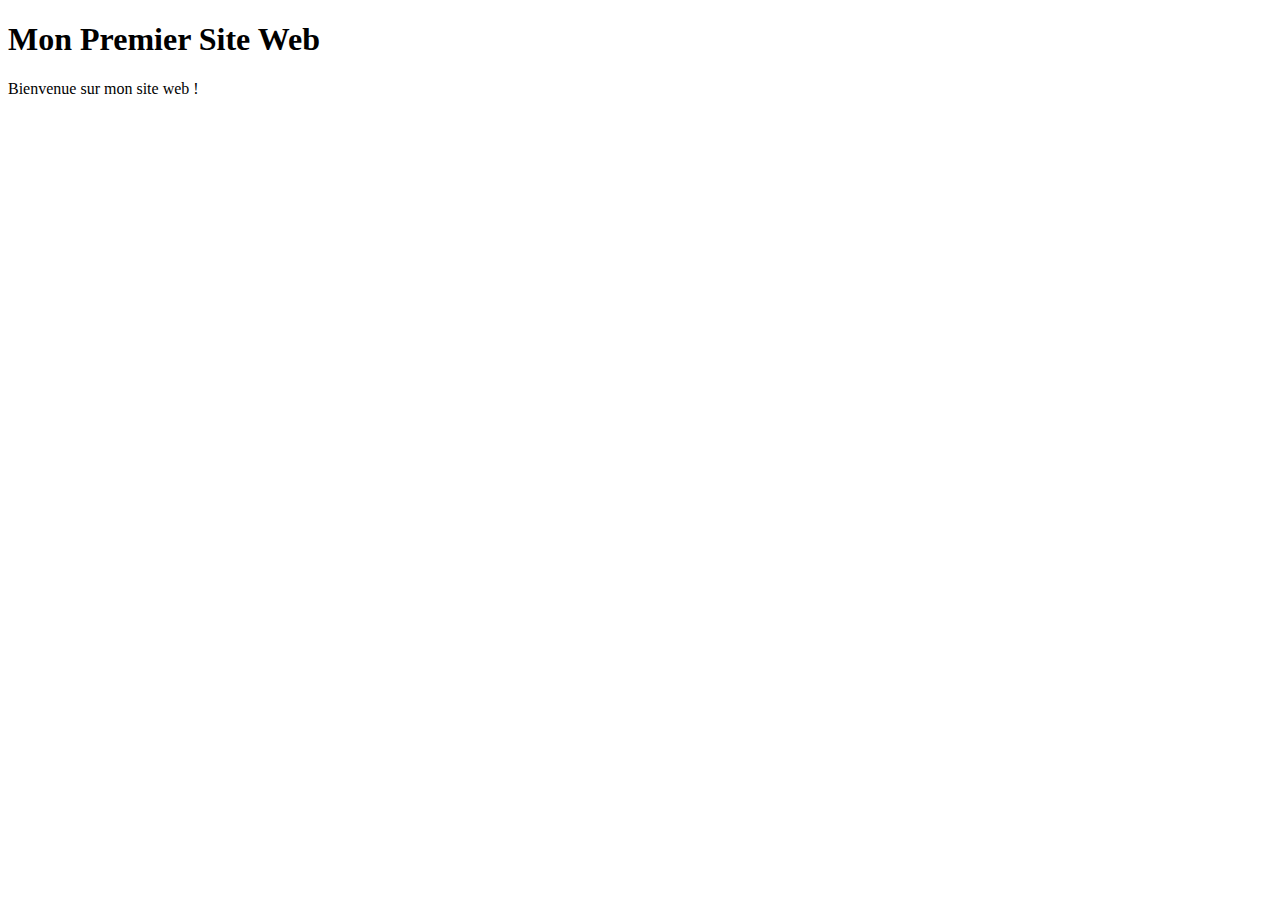
<file: Exercice1/index.html>
<!DOCTYPE html>
<html lang="fr">
<head>
    <meta charset="UTF-8">
    <meta name="viewport" content="width=device-width, initial-scale=1.0">
    <title>Mon Premier Site Web</title>
</head>
<body>
    <h1>Mon Premier Site Web</h1>
    <p>Bienvenue sur mon site web !</p>
</body>
</html>
</file>
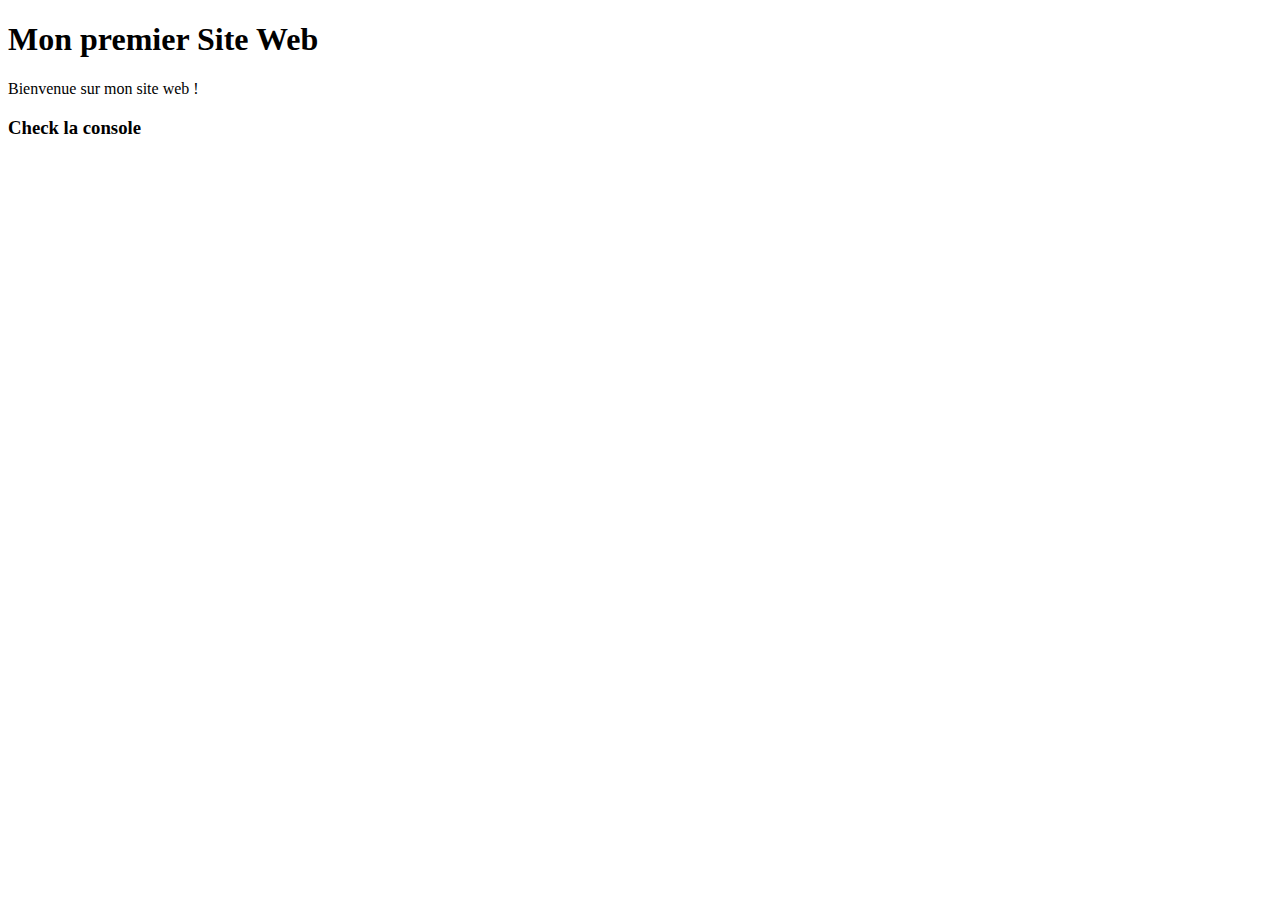
<file: Exercice10/index.html>
<!DOCTYPE html>
<html lang="en">
<head>
    <meta charset="UTF-8">
    <title>Exercice 10</title>
</head>
<body>
    <h1>Mon premier Site Web</h1>
    <p>Bienvenue sur mon site web !</p>
    <h3>Check la console</h3>

    <script type="module">
        import printNumbers from './index.js';
        console.log('printNumbers(5) :  ' + printNumbers(5));
    </script>
</body>
</html>
</file>
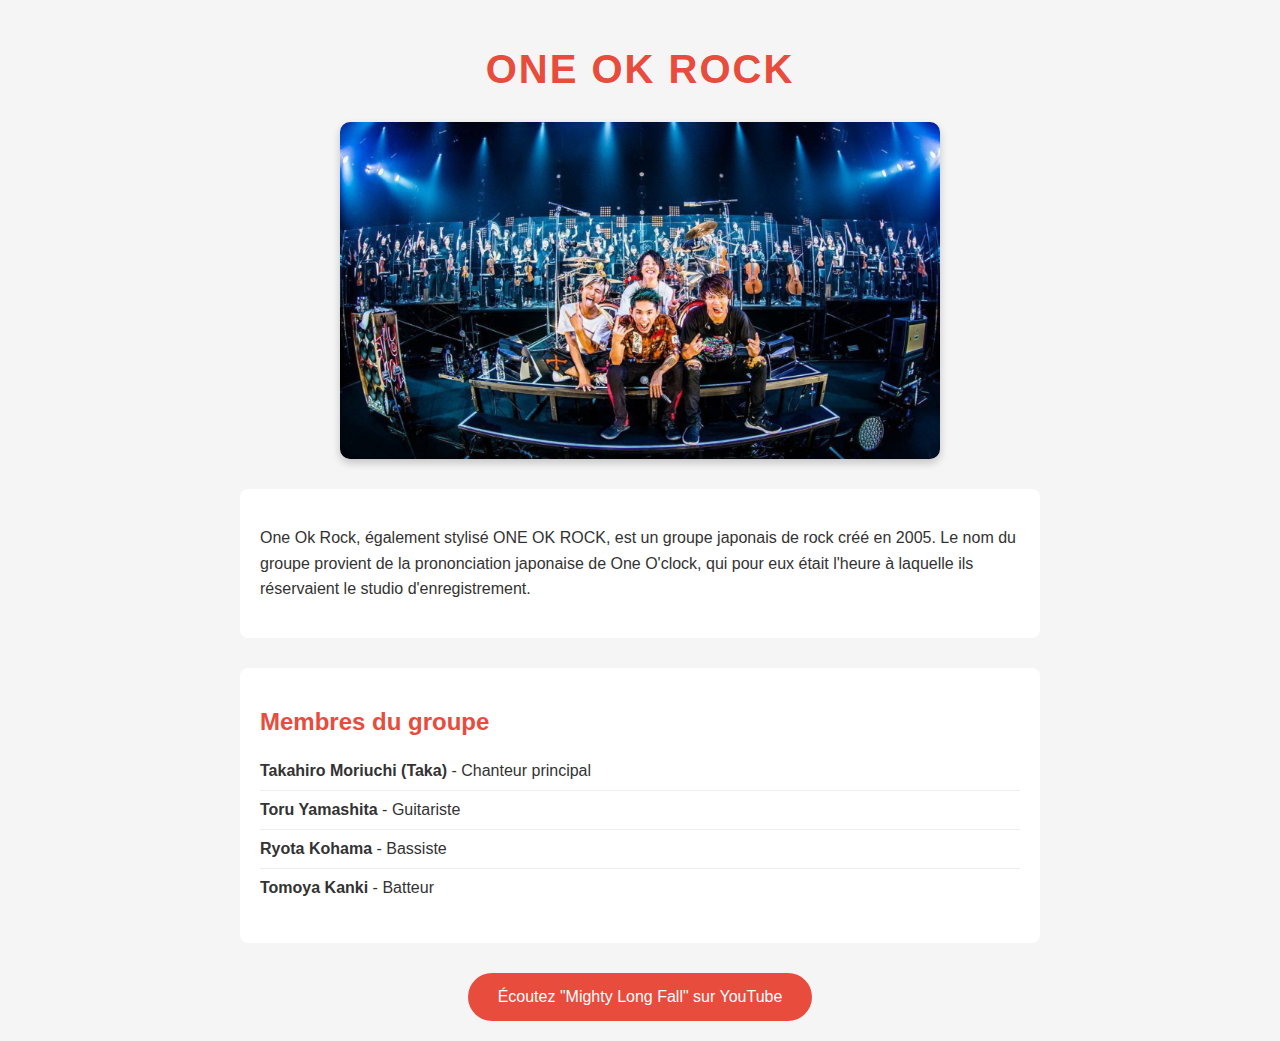
<file: Exercice2/index.html>
<!DOCTYPE html>
<html lang="fr">
<head>
    <meta charset="UTF-8">
    <meta name="viewport" content="width=device-width, initial-scale=1.0">
    <title>ONE OK ROCK - Mon Groupe Préféré</title>
    <link rel="stylesheet" href="style.css">
</head>
<body>
    <h1>ONE OK ROCK</h1>
    
    <img src="DqxSuWaVsAIfitj.jpeg" alt="ONE OK ROCK groupe" class="group-image">
    
    <div class="description">
        <p>One Ok Rock, également stylisé ONE OK ROCK, est un groupe japonais de rock créé en 2005. Le nom du groupe provient de la prononciation japonaise de One O'clock, qui pour eux était l'heure à laquelle ils réservaient le studio d'enregistrement.</p>
    </div>

    <div class="members">
        <h2>Membres du groupe</h2>
        <ul>
            <li><strong>Takahiro Moriuchi (Taka)</strong> - Chanteur principal</li>
            <li><strong>Toru Yamashita</strong> - Guitariste</li>
            <li><strong>Ryota Kohama</strong> - Bassiste</li>
            <li><strong>Tomoya Kanki</strong> - Batteur</li>
        </ul>
    </div>

    <div class="music-link">
        <a href="https://youtu.be/L02WaARe9UQ?si=i-iw9l3u4NTQavuc"_blank">Écoutez "Mighty Long Fall" sur YouTube</a>
    </div>
</body>
</html>
</file>
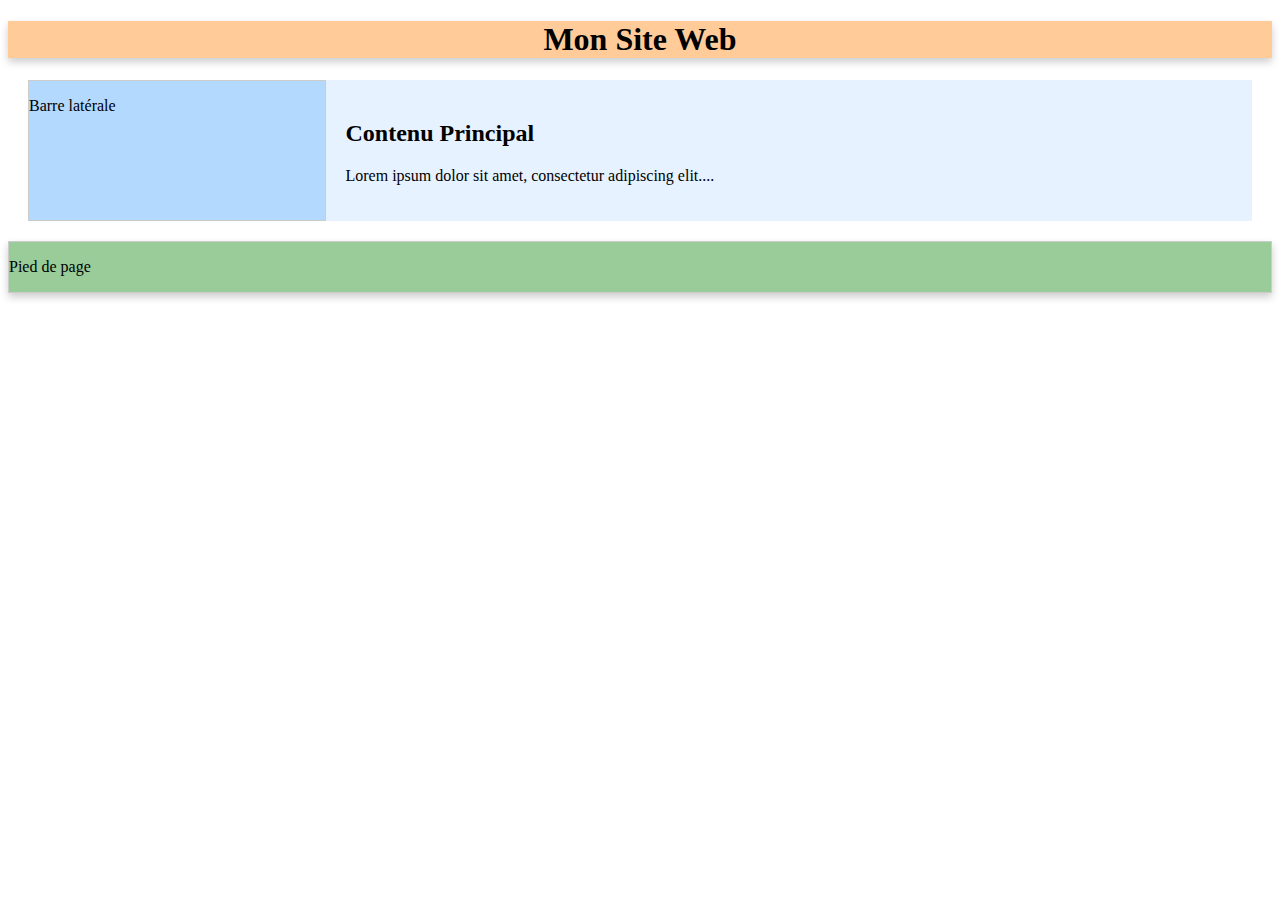
<file: Exercice4/index.html>
<!DOCTYPE html>
<html>

<head>
    <title>Exercice CSS Complexe</title>
    <link href="./style.css" rel="stylesheet" type="text/css" />
</head>

<body>
    <header>
    <h1>Mon Site Web</h1>
    </header>
    <main>
        <aside>
        <p>Barre latérale</p>
        </aside>
        <section>
            <h2>Contenu Principal</h2>
            <p>Lorem ipsum dolor sit amet, consectetur adipiscing elit....</p>
        </section>
    </main>
    <footer>
        <p>Pied de page</p>
    </footer>
</body>

</html>
</file>
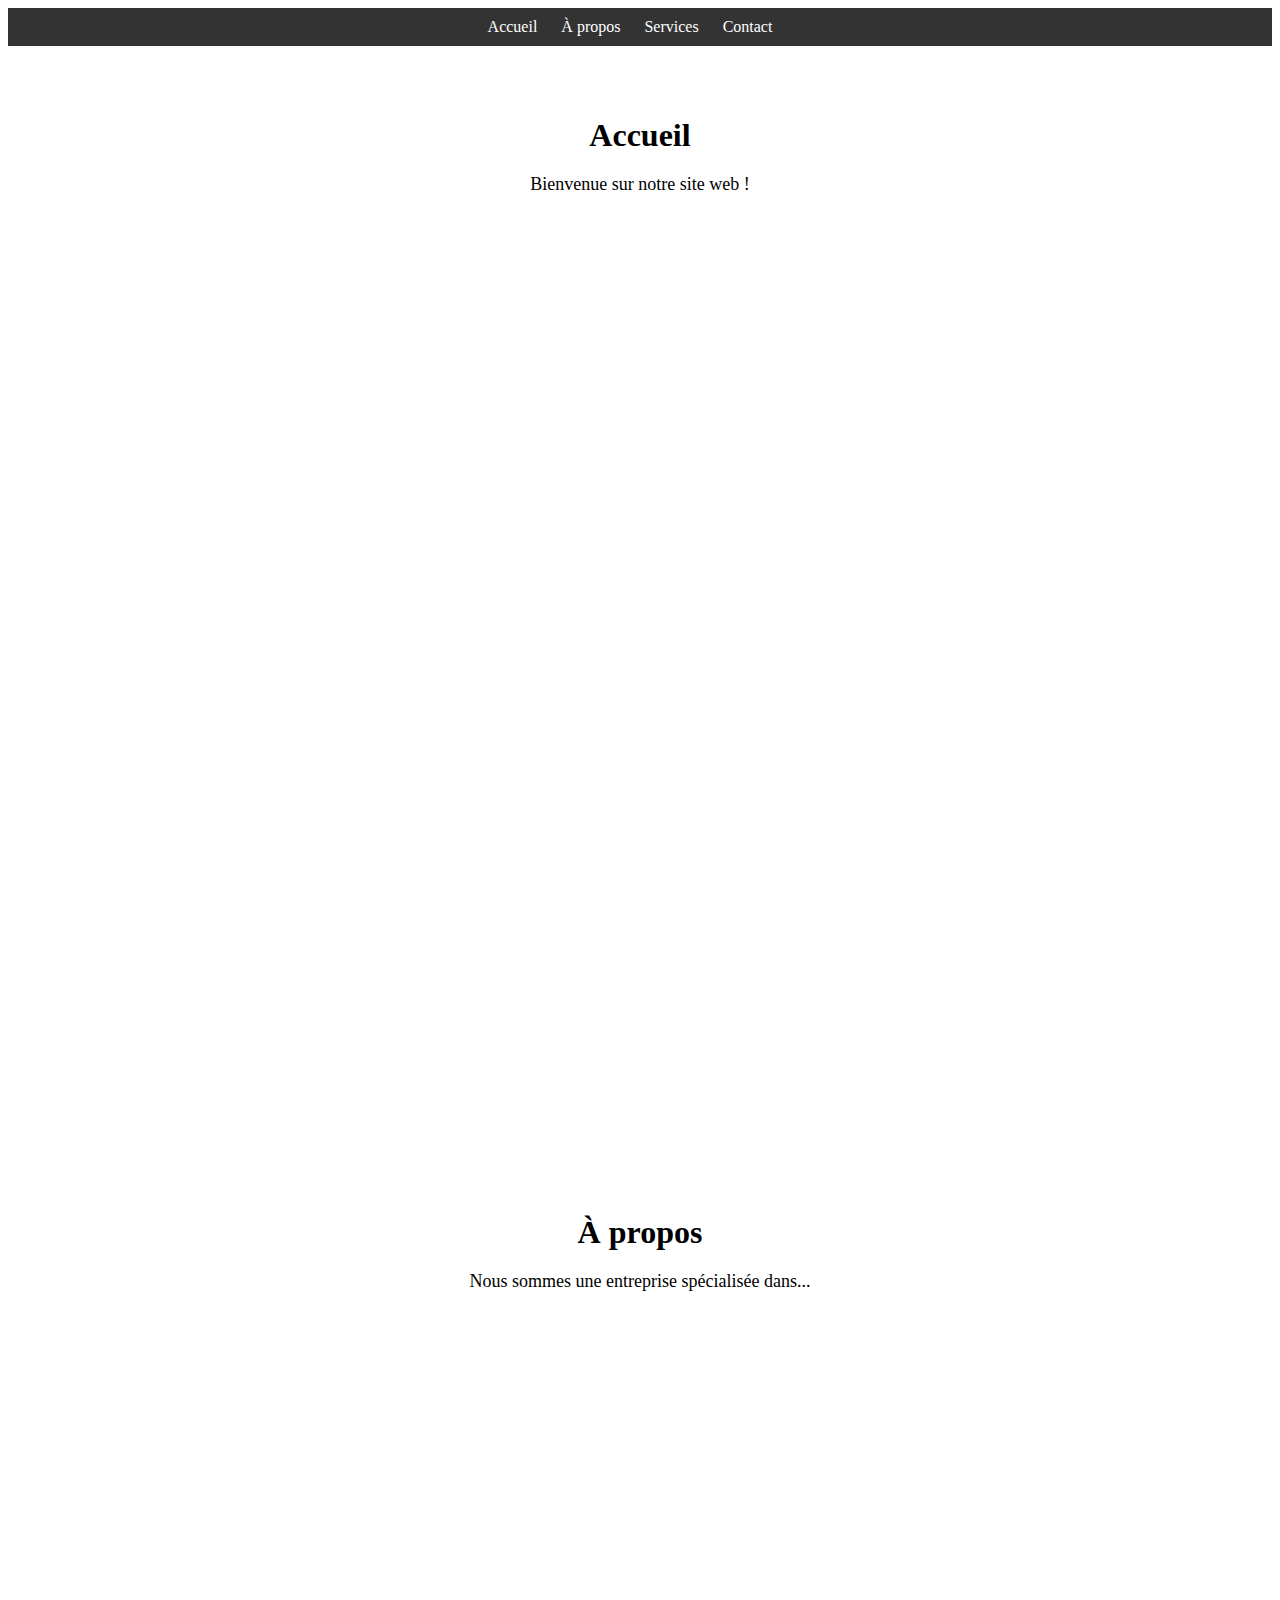
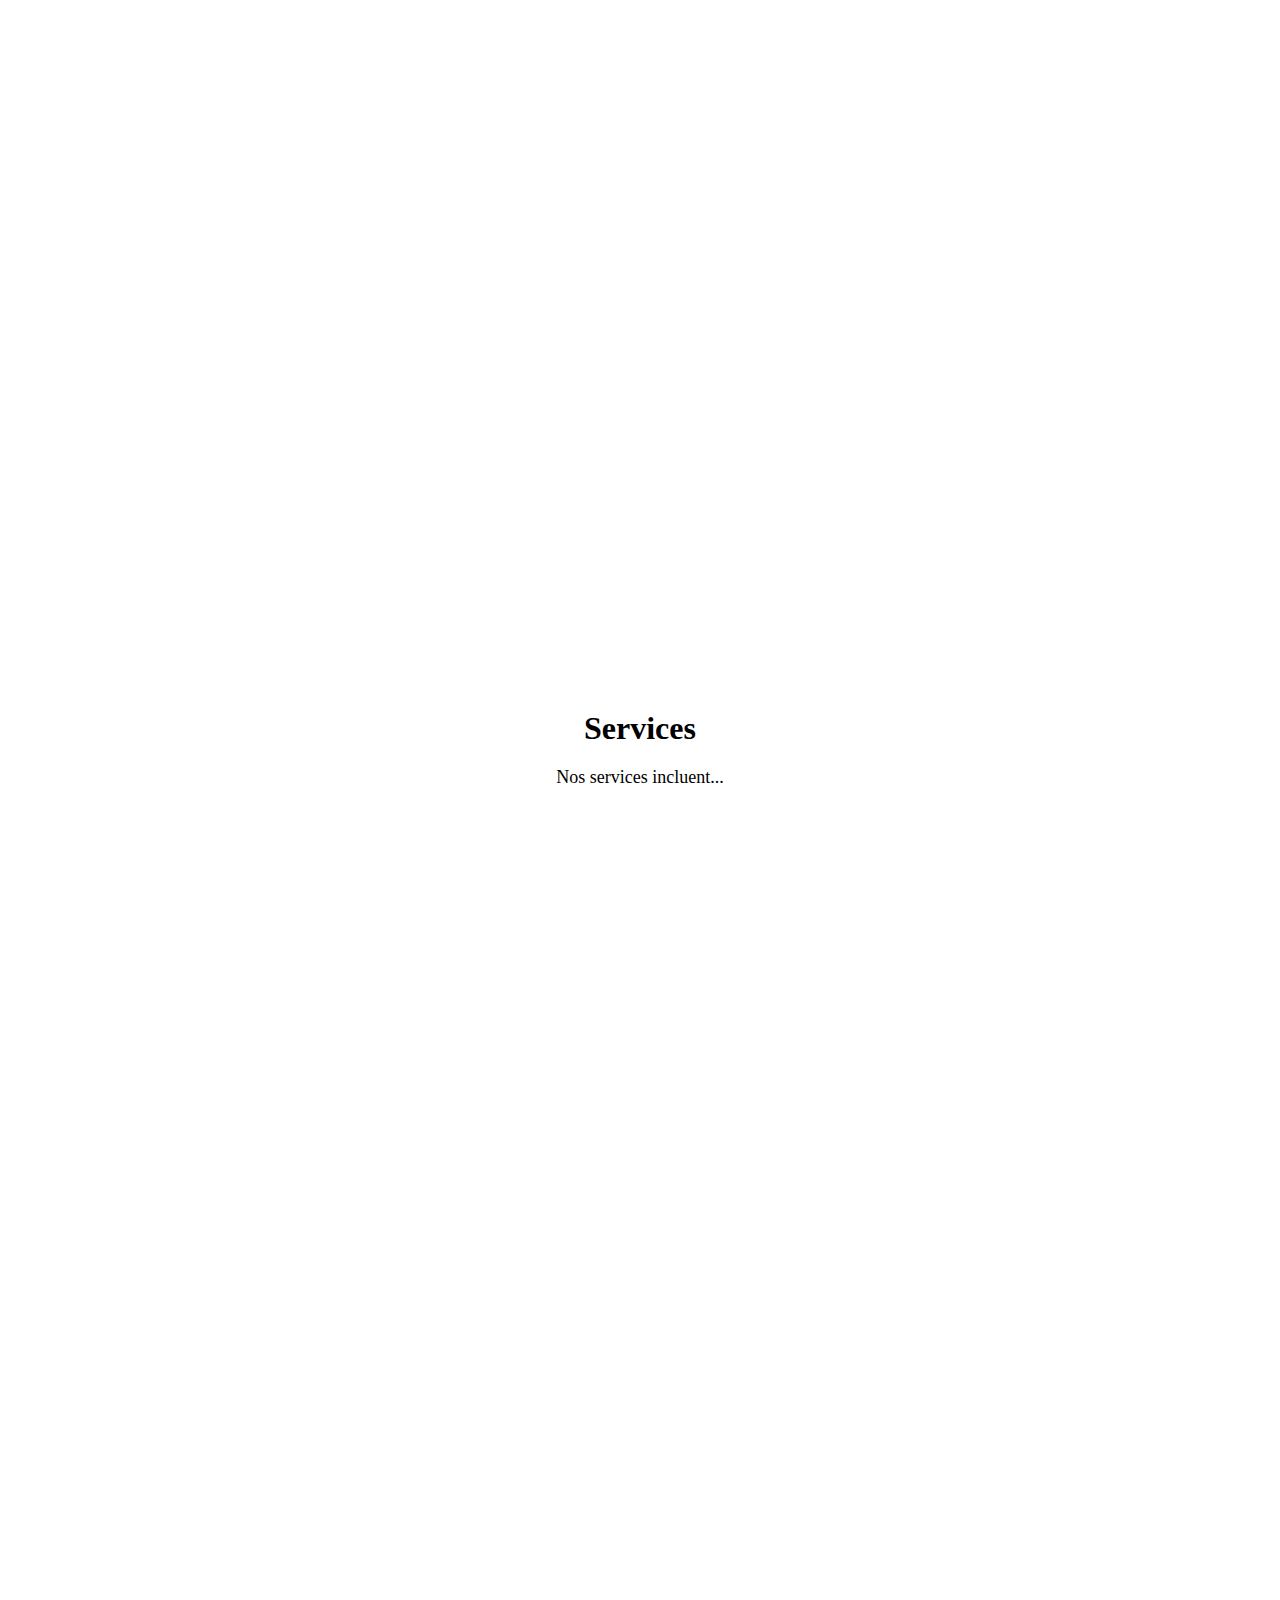
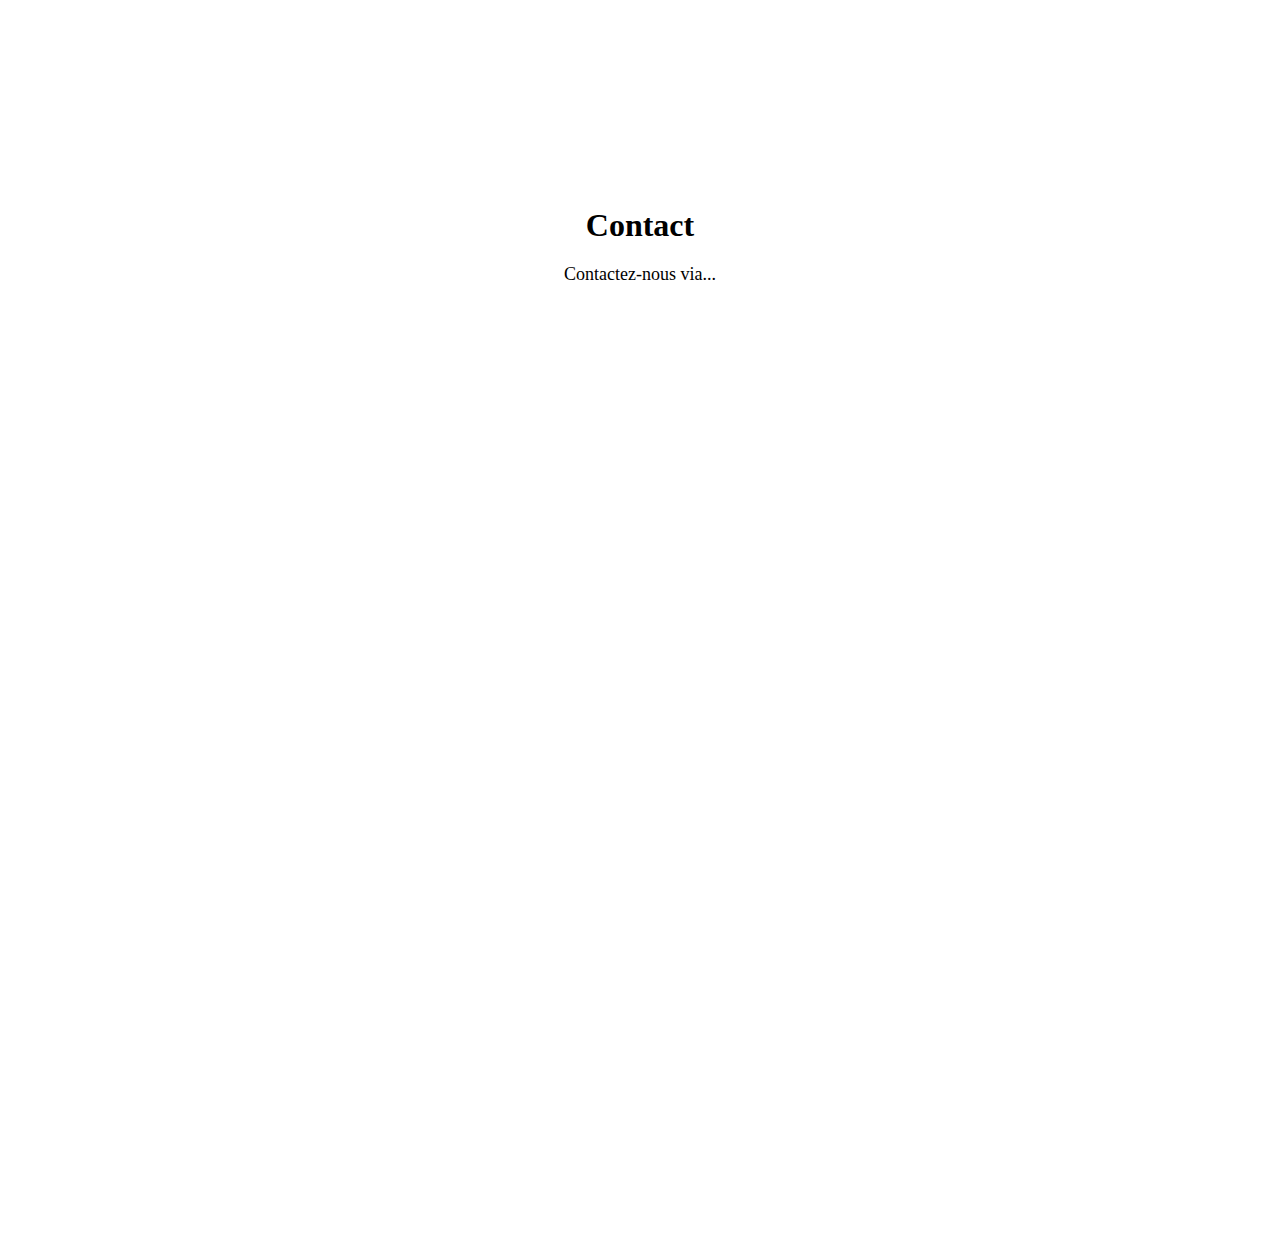
<file: Exercice5/index.html>
<!DOCTYPE html>
<html>
<head>
    <title>Exercice HTML - Navigation</title>
    <link rel="stylesheet" type="text/css" href="style.css">
</head>
<body>
    <nav>
        <ul>
            <li><a href="#accueil">Accueil</a></li>
            <li><a href="#a-propos">À propos</a></li>
            <li><a href="#services">Services</a></li>
            <li><a href="#contact">Contact</a></li>
        </ul>
    </nav>

    <section id="accueil">
        <h1>Accueil</h1>
        <p>Bienvenue sur notre site web !</p>
    </section>

    <section id="a-propos">
    <h1>À propos</h1>
        <p>Nous sommes une entreprise spécialisée dans...</p>
    </section>

    <section id="services">
        <h1>Services</h1>
        <p>Nos services incluent...</p>
    </section>

    <section id="contact">
        <h1>Contact</h1>
        <p>Contactez-nous via...</p>
    </section>
</body>
</html>
</file>
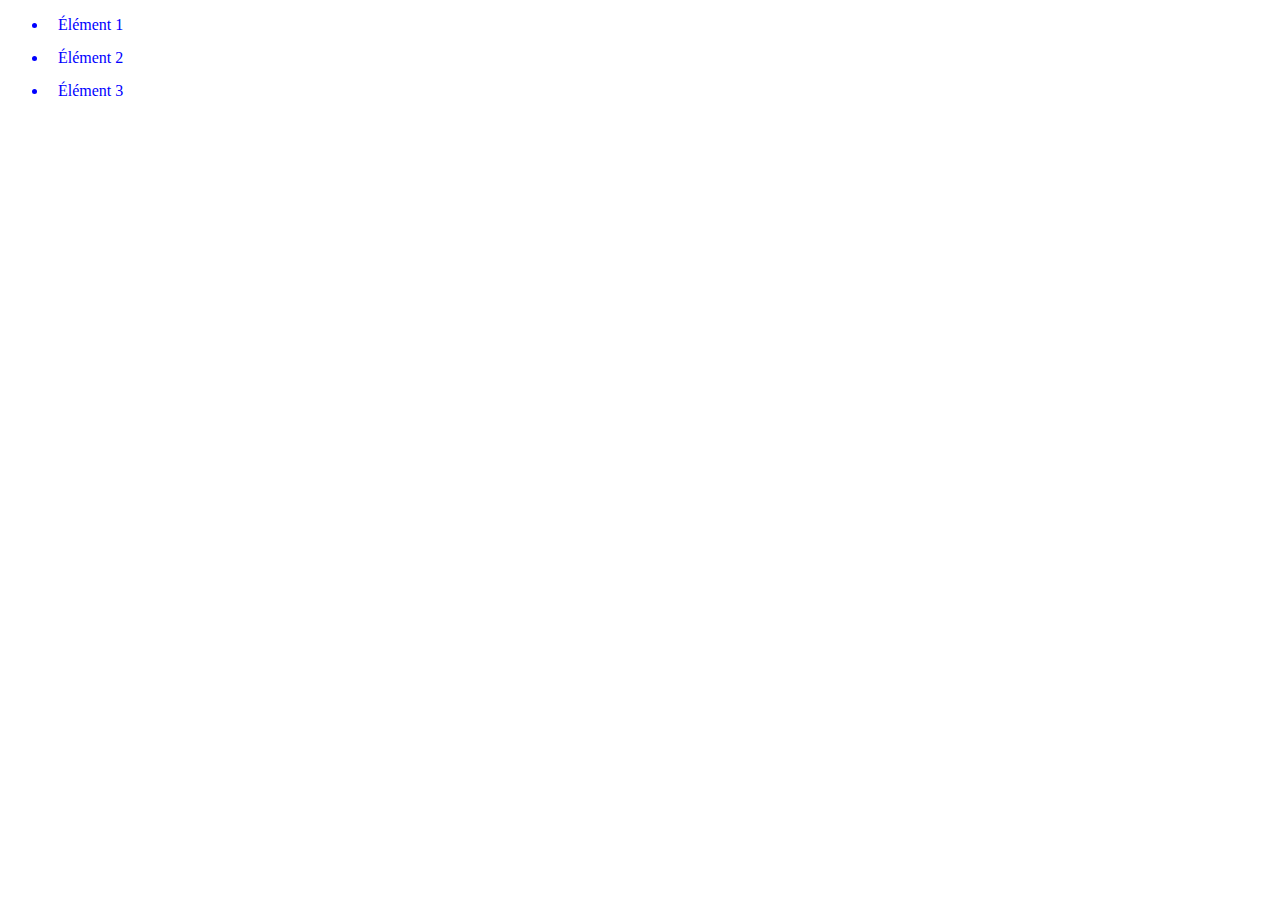
<file: Exercice6/index.html>
<!DOCTYPE html>
<html>

<head>
    <title>Exercice CSS / SASS</title>
    <link rel="stylesheet" type="text/css" href="style.css">
</head>

<body>
<ul>
    <li>Élément 1</li>
    <li>Élément 2</li>
    <li>Élément 3</li>
</ul>
</body>

</html>
</file>
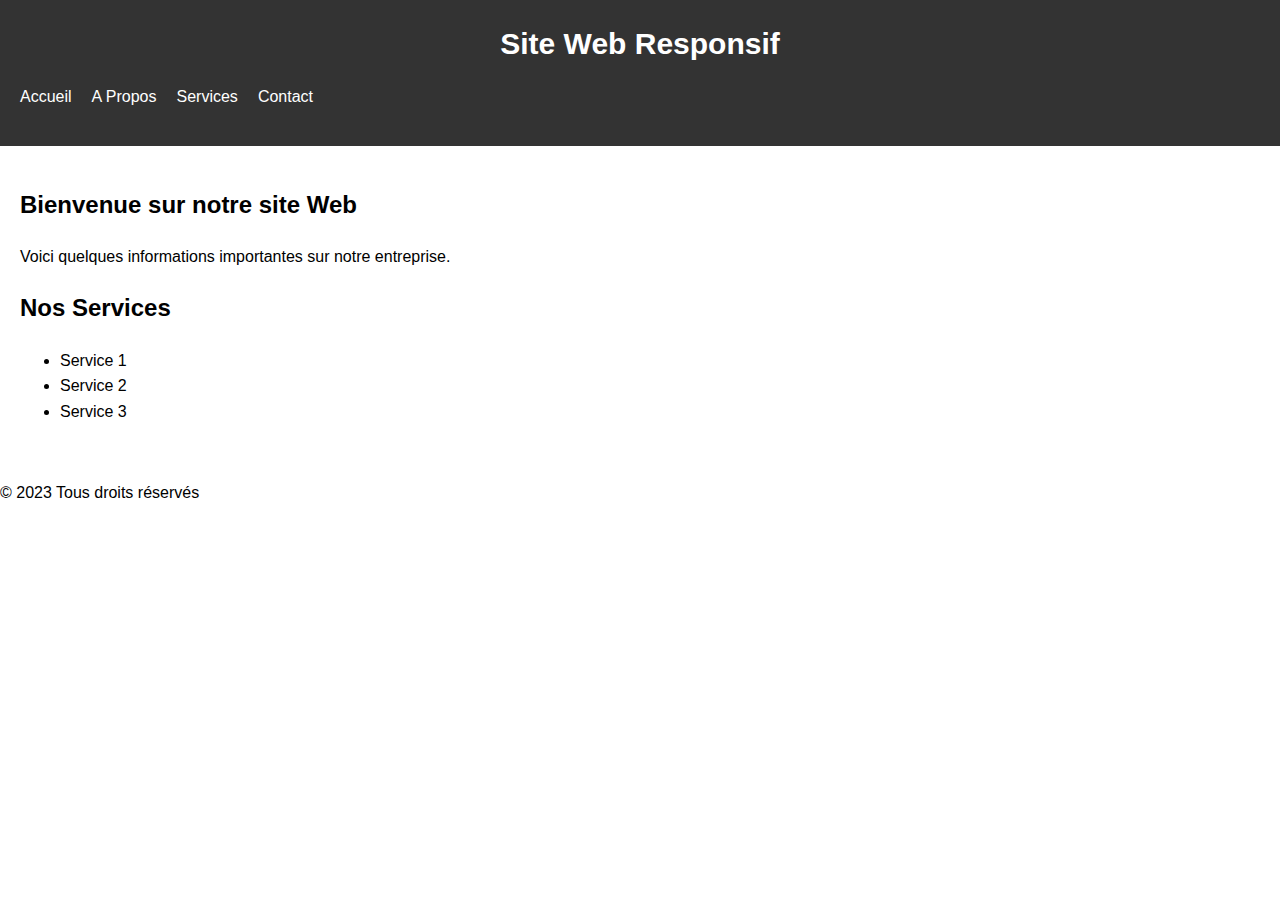
<file: Exercice7/index.html>
<!DOCTYPE html>
<html>

<head>
    <meta charset="UTF-8">
    <meta name="viewport" content="width=device-width, initial-scale=1.0">
    <title>Site Web Responsif</title>
    <link rel="stylesheet" href="style.css">
</head>

<body>
<header>
    <h1>Site Web Responsif</h1>
    <nav>
        <ul>
            <li><a href="#">Accueil</a></li>
            <li><a href="#">A Propos</a></li>
            <li><a href="#">Services</a></li>
            <li><a href="#">Contact</a></li>
        </ul>
    </nav>
</header>
<main>
    <section>
        <h2>Bienvenue sur notre site Web</h2>
        <p>Voici quelques informations importantes sur notre entreprise.</p>
    </section>
    <section>
        <h2>Nos Services</h2>
        <ul>
            <li>Service 1</li>
            <li>Service 2</li>
            <li>Service 3</li>
        </ul>
    </section>
</main>
<footer>
    <p>&copy; 2023 Tous droits réservés</p>
</footer>
</body>

</html>
</file>
<file: Exercice2/style.css>
html {
    height: 100%;
    width: 100%;
}

body {
    font-family: 'Arial', sans-serif;
    max-width: 800px;
    margin: 0 auto;
    padding: 20px;
    background-color: #f5f5f5;
    color: #333;
}

h1 {
    text-align: center;
    color: #e74c3c;
    font-size: 2.5em;
    margin-bottom: 30px;
    text-transform: uppercase;
    letter-spacing: 2px;
}

.group-image {
    width: 100%;
    max-width: 600px;
    height: auto;
    display: block;
    margin: 0 auto 30px;
    border-radius: 10px;
    box-shadow: 0 4px 8px rgba(0,0,0,0.2);
}

.description {
    background-color: white;
    padding: 20px;
    border-radius: 8px;
    margin-bottom: 30px;
    line-height: 1.6;
}

.members {
    background-color: white;
    padding: 20px;
    border-radius: 8px;
    margin-bottom: 30px;
}

h2 {
    color: #e74c3c;
    margin-bottom: 15px;
}

ul {
    list-style-type: none;
    padding: 0;
}

li {
    padding: 10px 0;
    border-bottom: 1px solid #eee;
}

li:last-child {
    border-bottom: none;
}

.music-link {
    text-align: center;
    margin-top: 30px;
}

.music-link a {
    display: inline-block;
    background-color: #e74c3c;
    color: white;
    padding: 15px 30px;
    text-decoration: none;
    border-radius: 25px;
    transition: background-color 0.3s ease;
}

.music-link a:hover {
    background-color: #c0392b;
}

@media (max-width: 600px) {
    body {
        padding: 10px;
    }
    
    h1 {
        font-size: 2em;
    }
}
</file>
<file: Exercice4/style.css>
header {
    background-color: #FFCC99;
    text-align: center;
    font-weight: bold;
    box-shadow: 0 4px 8px rgba(0, 0, 0, 0.2);
}

main {
    background-color: #E6F2FF;
    margin: 20px;
    display: flex;
}

aside {
    background-color: #B3D9FF;
    flex: 1;
    border: 1px solid #CCC;
}

section {
    flex: 3;
    margin: 20px;
}

footer {
    background-color: #99CC99;
    border: 1px solid #CCC;
    box-shadow: 0 4px 8px rgba(0, 0, 0, 0.2);
}
</file>
<file: Exercice5/style.css>
nav {
    background-color: #333;
    padding: 10px 0;
    text-align: center;
    position: sticky;
    top: 0;
}
nav ul {
    list-style: none;
    margin: 0;
    padding: 0;
}
nav li {
    display: inline;
    margin-right: 20px;
}
nav a {
    color: #fff;
    text-decoration: none;
    font-size: 16px;
}

/* Appliquer le style aux sections */
section {
    padding: 50px 0;
    text-align: center;
    min-height: 100vh;
}
section h1 {
    font-size: 32px;
    margin-bottom: 20px;
}
section p {
    font-size: 18px;
    min-height: 100vh;
}
</file>
<file: Exercice6/style.css>
li {
  color: #0000ff;
  padding-left: 10px;
  margin-bottom: 15px;
}
/*# sourceMappingURL=style.css.map */
</file>
<file: Exercice7/style.css>
/* Styles généraux */
body {
    font-family: Arial, sans-serif;
    line-height: 1.6;
    margin: 0;
    padding: 0;
}

/* Styles du header */
header {
    background-color: #333;
    color: #fff;
    padding: 20px;
    text-align: center;
}

h1 {
    font-size: 30px;
    margin: 0;
}

nav {
    margin-top: 10px;
}

nav ul {
    list-style: none;
    padding: 0;
    display: flex;
}

nav li {
    margin-right: 20px;
}

nav a {
    color: #fff;
    text-decoration: none;
}

/* Styles du main */
main {
    padding: 20px;
}

section {
    margin-bottom: 20px;
}

/* Media query pour mobile (max 768px) */
@media screen and (max-width: 768px) {
    h1 {
        font-size: 20px;
    }

    nav ul {
        flex-direction: column;
        text-align: center;
    }
}
</file>
